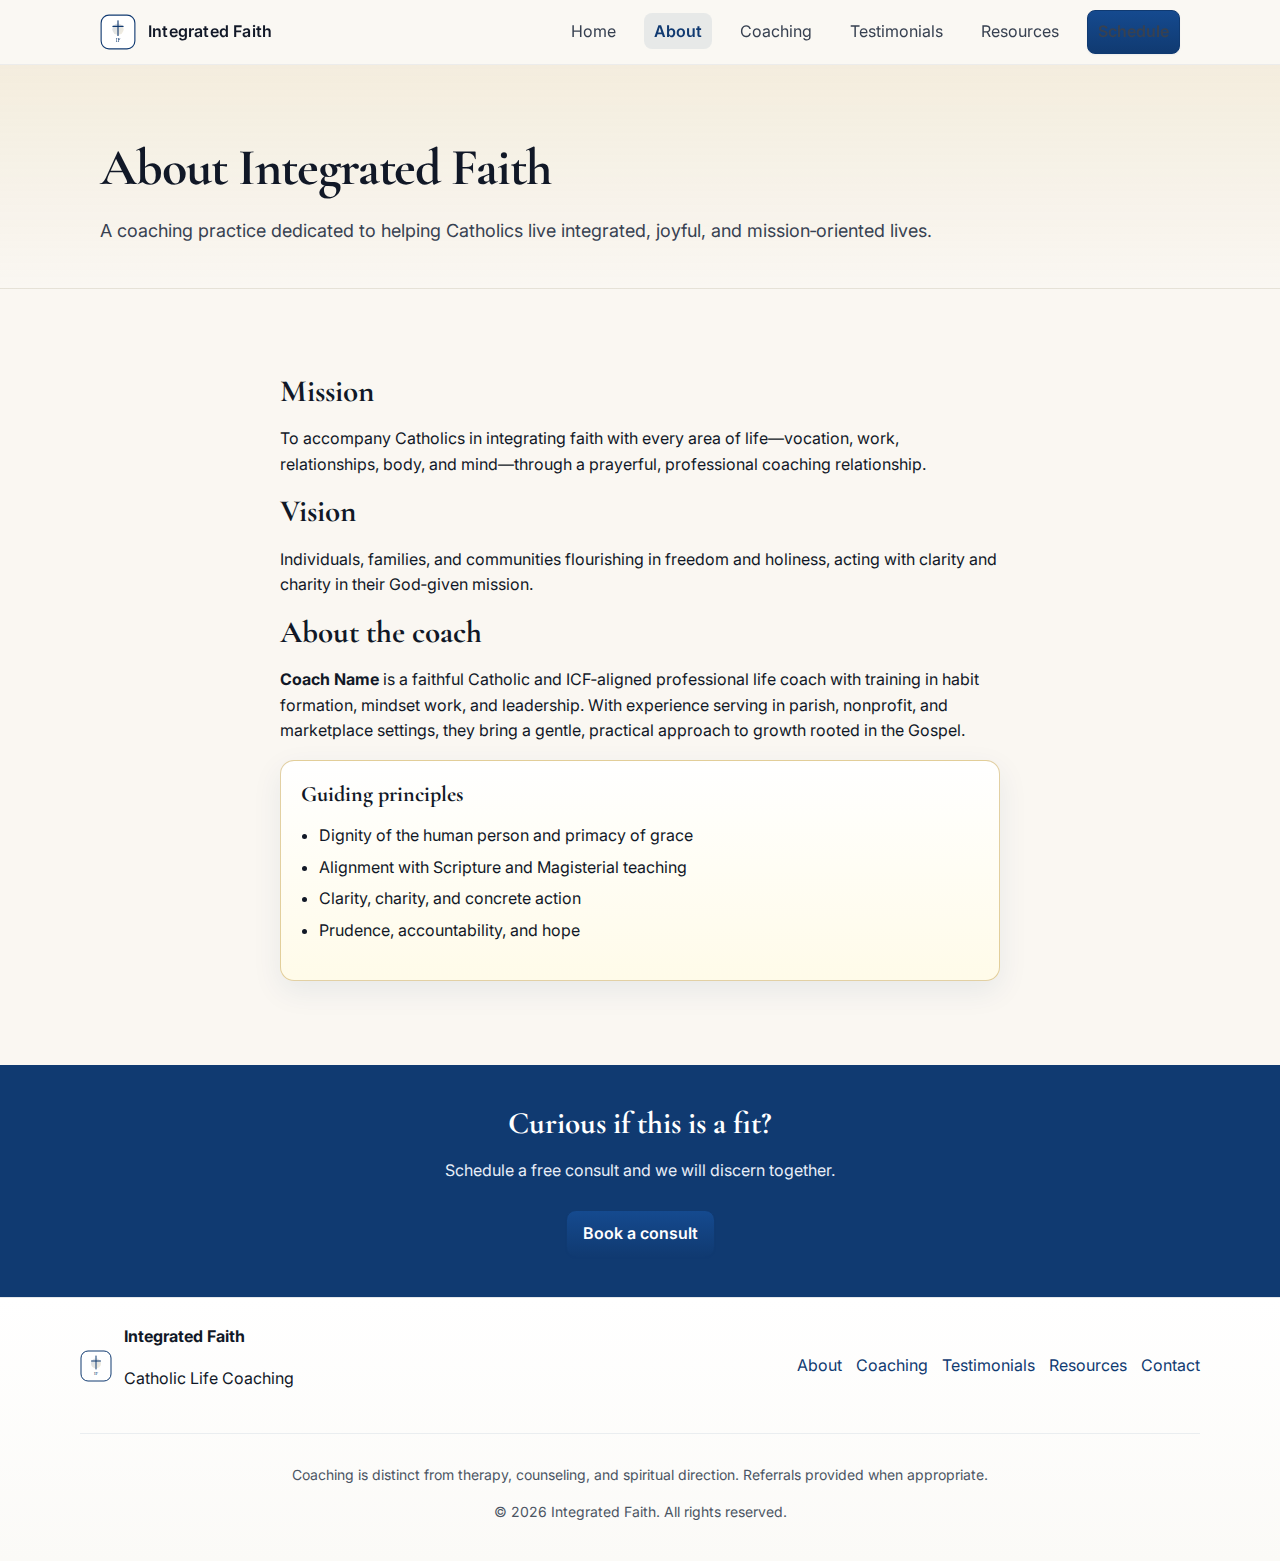
<file: integrated-faith/about.html>
<!DOCTYPE html>
<html lang="en">
  <head>
    <meta charset="utf-8" />
    <meta name="viewport" content="width=device-width, initial-scale=1" />
    <title>About — Integrated Faith</title>
    <meta name="description" content="Learn about the mission and story behind Integrated Faith Catholic Life Coaching." />
    <link href="https://fonts.googleapis.com/css2?family=Cormorant+Garamond:wght@400;500;600;700&family=Inter:wght@300;400;500;600;700&display=swap" rel="stylesheet" />
    <link rel="stylesheet" href="assets/css/styles.css" />
    <link rel="icon" href="assets/img/logo.svg" type="image/svg+xml" />
  </head>
  <body>
    <header class="site-header">
      <div class="container header-inner">
        <a href="index.html" class="brand">
          <img src="assets/img/logo.svg" alt="Integrated Faith logo" class="brand-logo" />
          <span class="brand-name">Integrated Faith</span>
        </a>
        <button class="nav-toggle" aria-label="Toggle navigation" aria-expanded="false">☰</button>
        <nav class="site-nav" aria-label="Primary">
          <ul>
            <li><a href="index.html">Home</a></li>
            <li><a href="about.html" class="active">About</a></li>
            <li><a href="coaching.html">Coaching</a></li>
            <li><a href="testimonials.html">Testimonials</a></li>
            <li><a href="blog.html">Resources</a></li>
            <li><a href="contact.html" class="btn btn--primary">Schedule</a></li>
          </ul>
        </nav>
      </div>
    </header>

    <main>
      <section class="page-hero">
        <div class="container">
          <h1>About Integrated Faith</h1>
          <p class="lead">A coaching practice dedicated to helping Catholics live integrated, joyful, and mission‑oriented lives.</p>
        </div>
      </section>

      <section class="section">
        <div class="container narrow">
          <h2>Mission</h2>
          <p>To accompany Catholics in integrating faith with every area of life—vocation, work, relationships, body, and mind—through a prayerful, professional coaching relationship.</p>

          <h2>Vision</h2>
          <p>Individuals, families, and communities flourishing in freedom and holiness, acting with clarity and charity in their God‑given mission.</p>

          <h2>About the coach</h2>
          <p><strong>Coach Name</strong> is a faithful Catholic and ICF‑aligned professional life coach with training in habit formation, mindset work, and leadership. With experience serving in parish, nonprofit, and marketplace settings, they bring a gentle, practical approach to growth rooted in the Gospel.</p>

          <div class="card highlight">
            <h3>Guiding principles</h3>
            <ul class="check-list">
              <li>Dignity of the human person and primacy of grace</li>
              <li>Alignment with Scripture and Magisterial teaching</li>
              <li>Clarity, charity, and concrete action</li>
              <li>Prudence, accountability, and hope</li>
            </ul>
          </div>
        </div>
      </section>

      <section class="cta-band">
        <div class="container cta-inner">
          <h2>Curious if this is a fit?</h2>
          <p>Schedule a free consult and we will discern together.</p>
          <a class="btn btn--primary" href="https://calendly.com/your-calendly/integrated-faith-intro" target="_blank" rel="noopener">Book a consult</a>
        </div>
      </section>
    </main>

    <footer class="site-footer">
      <div class="container footer-inner">
        <div class="footer-brand">
          <img src="assets/img/logo.svg" alt="Integrated Faith" />
          <div>
            <strong>Integrated Faith</strong>
            <p>Catholic Life Coaching</p>
          </div>
        </div>
        <nav aria-label="Footer">
          <ul class="footer-nav">
            <li><a href="about.html">About</a></li>
            <li><a href="coaching.html">Coaching</a></li>
            <li><a href="testimonials.html">Testimonials</a></li>
            <li><a href="blog.html">Resources</a></li>
            <li><a href="contact.html">Contact</a></li>
          </ul>
        </nav>
      </div>
      <div class="container footer-meta">
        <p class="disclaimer">Coaching is distinct from therapy, counseling, and spiritual direction. Referrals provided when appropriate.</p>
        <p>© <span id="year"></span> Integrated Faith. All rights reserved.</p>
      </div>
    </footer>

    <script src="assets/js/main.js" defer></script>
  </body>
</html>
</file>
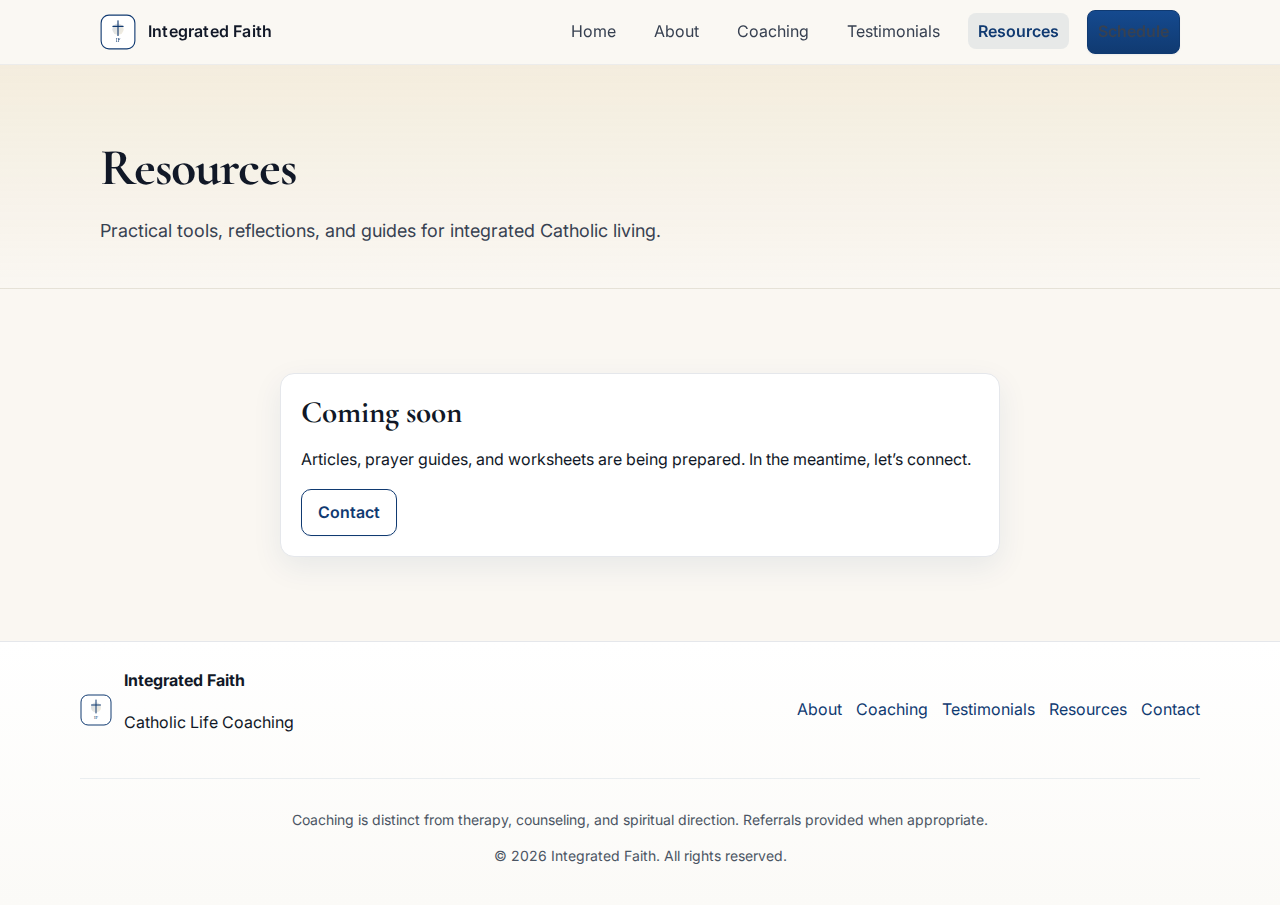
<file: integrated-faith/blog.html>
<!DOCTYPE html>
<html lang="en">
  <head>
    <meta charset="utf-8" />
    <meta name="viewport" content="width=device-width, initial-scale=1" />
    <title>Resources — Integrated Faith</title>
    <meta name="description" content="Articles, guides, and prayers to support integrated Catholic living." />
    <link href="https://fonts.googleapis.com/css2?family=Cormorant+Garamond:wght@400;500;600;700&family=Inter:wght@300;400;500;600;700&display=swap" rel="stylesheet" />
    <link rel="stylesheet" href="assets/css/styles.css" />
    <link rel="icon" href="assets/img/logo.svg" type="image/svg+xml" />
  </head>
  <body>
    <header class="site-header">
      <div class="container header-inner">
        <a href="index.html" class="brand">
          <img src="assets/img/logo.svg" alt="Integrated Faith logo" class="brand-logo" />
          <span class="brand-name">Integrated Faith</span>
        </a>
        <button class="nav-toggle" aria-label="Toggle navigation" aria-expanded="false">☰</button>
        <nav class="site-nav" aria-label="Primary">
          <ul>
            <li><a href="index.html">Home</a></li>
            <li><a href="about.html">About</a></li>
            <li><a href="coaching.html">Coaching</a></li>
            <li><a href="testimonials.html">Testimonials</a></li>
            <li><a href="blog.html" class="active">Resources</a></li>
            <li><a href="contact.html" class="btn btn--primary">Schedule</a></li>
          </ul>
        </nav>
      </div>
    </header>

    <main>
      <section class="page-hero">
        <div class="container">
          <h1>Resources</h1>
          <p class="lead">Practical tools, reflections, and guides for integrated Catholic living.</p>
        </div>
      </section>

      <section class="section">
        <div class="container narrow">
          <div class="card">
            <h2>Coming soon</h2>
            <p>Articles, prayer guides, and worksheets are being prepared. In the meantime, let’s connect.</p>
            <a class="btn btn--ghost" href="contact.html">Contact</a>
          </div>
        </div>
      </section>
    </main>

    <footer class="site-footer">
      <div class="container footer-inner">
        <div class="footer-brand">
          <img src="assets/img/logo.svg" alt="Integrated Faith" />
          <div>
            <strong>Integrated Faith</strong>
            <p>Catholic Life Coaching</p>
          </div>
        </div>
        <nav aria-label="Footer">
          <ul class="footer-nav">
            <li><a href="about.html">About</a></li>
            <li><a href="coaching.html">Coaching</a></li>
            <li><a href="testimonials.html">Testimonials</a></li>
            <li><a href="blog.html">Resources</a></li>
            <li><a href="contact.html">Contact</a></li>
          </ul>
        </nav>
      </div>
      <div class="container footer-meta">
        <p class="disclaimer">Coaching is distinct from therapy, counseling, and spiritual direction. Referrals provided when appropriate.</p>
        <p>© <span id="year"></span> Integrated Faith. All rights reserved.</p>
      </div>
    </footer>

    <script src="assets/js/main.js" defer></script>
  </body>
</html>
</file>
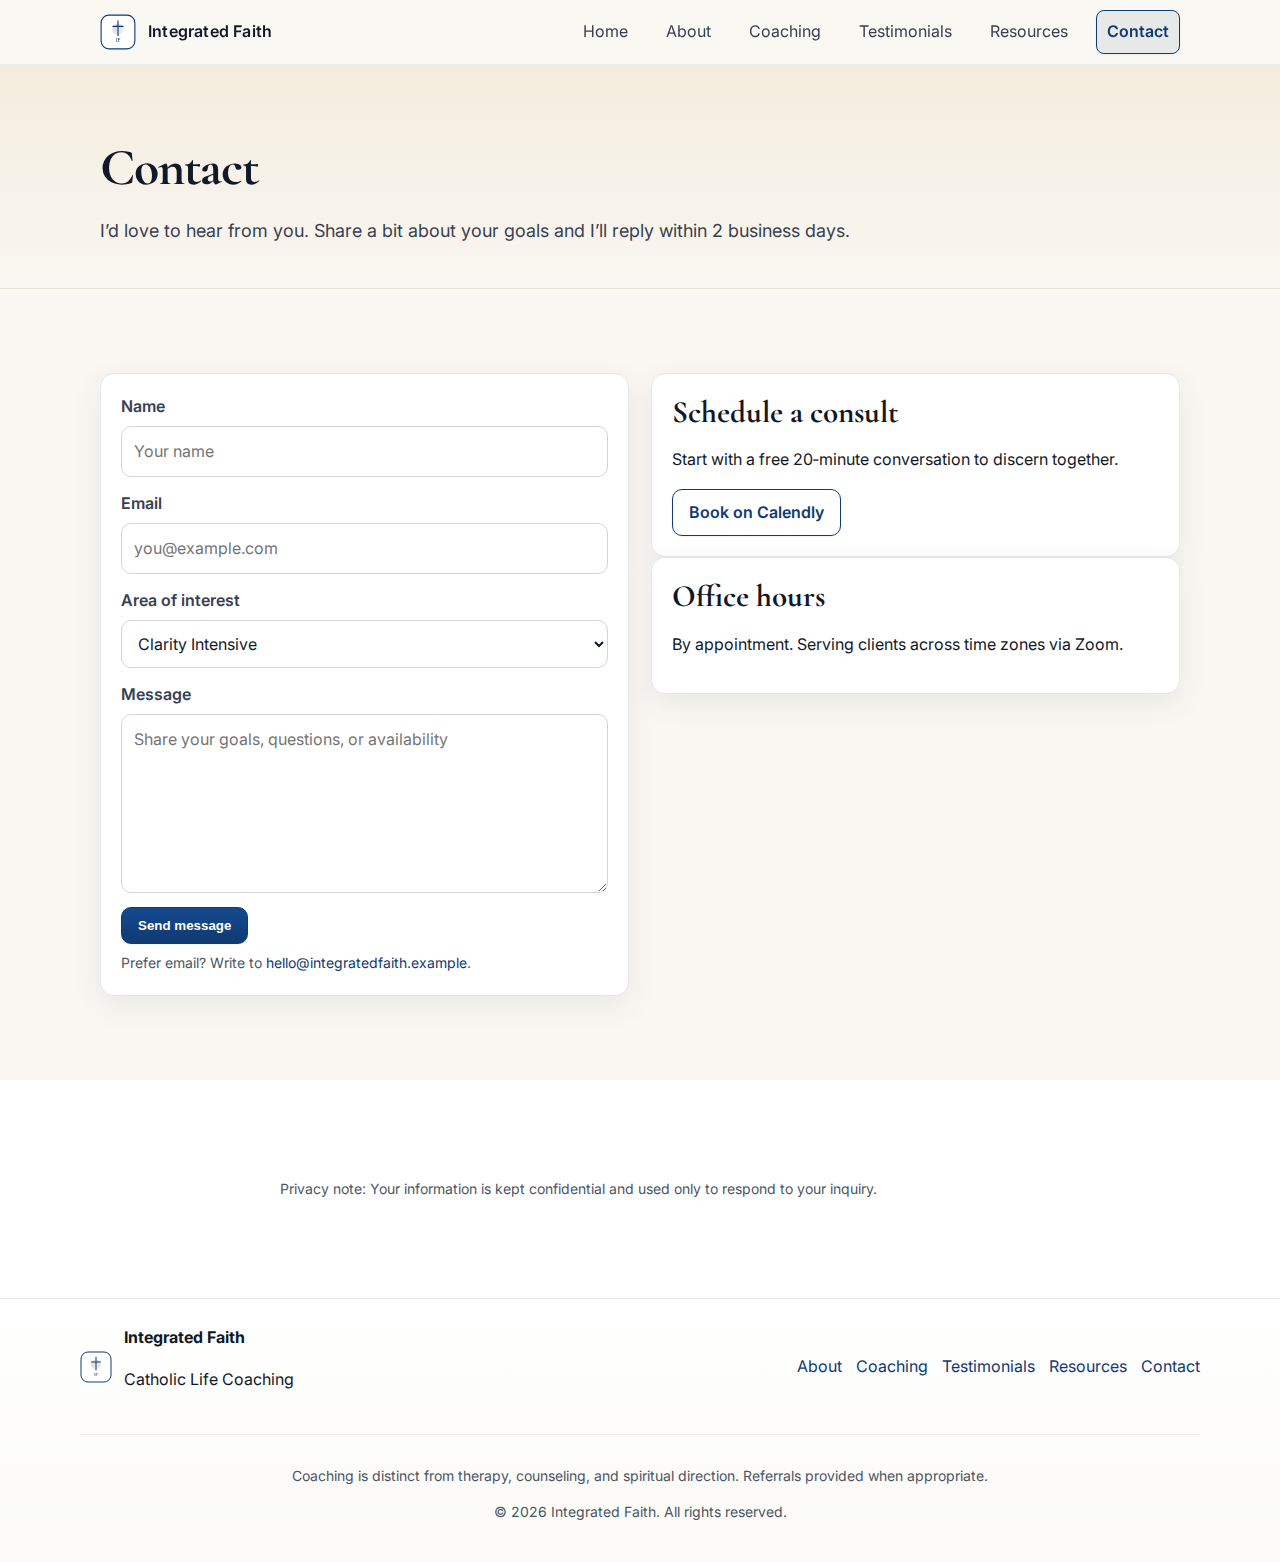
<file: integrated-faith/contact.html>
<!DOCTYPE html>
<html lang="en">
  <head>
    <meta charset="utf-8" />
    <meta name="viewport" content="width=device-width, initial-scale=1" />
    <title>Contact — Integrated Faith</title>
    <meta name="description" content="Contact Integrated Faith to inquire about Catholic life coaching or to schedule a consult." />
    <link href="https://fonts.googleapis.com/css2?family=Cormorant+Garamond:wght@400;500;600;700&family=Inter:wght@300;400;500;600;700&display=swap" rel="stylesheet" />
    <link rel="stylesheet" href="assets/css/styles.css" />
    <link rel="icon" href="assets/img/logo.svg" type="image/svg+xml" />
  </head>
  <body>
    <header class="site-header">
      <div class="container header-inner">
        <a href="index.html" class="brand">
          <img src="assets/img/logo.svg" alt="Integrated Faith logo" class="brand-logo" />
          <span class="brand-name">Integrated Faith</span>
        </a>
        <button class="nav-toggle" aria-label="Toggle navigation" aria-expanded="false">☰</button>
        <nav class="site-nav" aria-label="Primary">
          <ul>
            <li><a href="index.html">Home</a></li>
            <li><a href="about.html">About</a></li>
            <li><a href="coaching.html">Coaching</a></li>
            <li><a href="testimonials.html">Testimonials</a></li>
            <li><a href="blog.html">Resources</a></li>
            <li><a href="contact.html" class="active btn btn--primary">Contact</a></li>
          </ul>
        </nav>
      </div>
    </header>

    <main>
      <section class="page-hero">
        <div class="container">
          <h1>Contact</h1>
          <p class="lead">I’d love to hear from you. Share a bit about your goals and I’ll reply within 2 business days.</p>
        </div>
      </section>

      <section class="section">
        <div class="container grid grid-2">
          <div>
            <form class="form card" id="contact-form" action="https://formspree.io/f/your-form-id" method="POST">
              <div class="form-row">
                <label for="name">Name</label>
                <input id="name" name="name" type="text" placeholder="Your name" required />
              </div>
              <div class="form-row">
                <label for="email">Email</label>
                <input id="email" name="email" type="email" placeholder="you@example.com" required />
              </div>
              <div class="form-row">
                <label for="interest">Area of interest</label>
                <select id="interest" name="interest">
                  <option value="Clarity Intensive">Clarity Intensive</option>
                  <option value="Ongoing Formation">Ongoing Formation</option>
                  <option value="Vocation / Leadership">Vocation / Leadership</option>
                  <option value="Other">Other</option>
                </select>
              </div>
              <div class="form-row">
                <label for="message">Message</label>
                <textarea id="message" name="message" rows="6" placeholder="Share your goals, questions, or availability" required></textarea>
              </div>
              <input type="hidden" name="_subject" value="New inquiry — Integrated Faith" />
              <button class="btn btn--primary" type="submit">Send message</button>
              <p class="form-footnote">Prefer email? Write to <a href="mailto:hello@integratedfaith.example">hello@integratedfaith.example</a>.</p>
            </form>
          </div>
          <div>
            <div class="card">
              <h2>Schedule a consult</h2>
              <p>Start with a free 20‑minute conversation to discern together.</p>
              <a class="btn btn--ghost" href="https://calendly.com/your-calendly/integrated-faith-intro" target="_blank" rel="noopener">Book on Calendly</a>
            </div>

            <div class="card">
              <h2>Office hours</h2>
              <p>By appointment. Serving clients across time zones via Zoom.</p>
            </div>
          </div>
        </div>
      </section>

      <section class="section section--alt">
        <div class="container narrow">
          <p class="disclaimer">Privacy note: Your information is kept confidential and used only to respond to your inquiry.</p>
        </div>
      </section>
    </main>

    <footer class="site-footer">
      <div class="container footer-inner">
        <div class="footer-brand">
          <img src="assets/img/logo.svg" alt="Integrated Faith" />
          <div>
            <strong>Integrated Faith</strong>
            <p>Catholic Life Coaching</p>
          </div>
        </div>
        <nav aria-label="Footer">
          <ul class="footer-nav">
            <li><a href="about.html">About</a></li>
            <li><a href="coaching.html">Coaching</a></li>
            <li><a href="testimonials.html">Testimonials</a></li>
            <li><a href="blog.html">Resources</a></li>
            <li><a href="contact.html">Contact</a></li>
          </ul>
        </nav>
      </div>
      <div class="container footer-meta">
        <p class="disclaimer">Coaching is distinct from therapy, counseling, and spiritual direction. Referrals provided when appropriate.</p>
        <p>© <span id="year"></span> Integrated Faith. All rights reserved.</p>
      </div>
    </footer>

    <script src="assets/js/main.js" defer></script>
  </body>
</html>
</file>
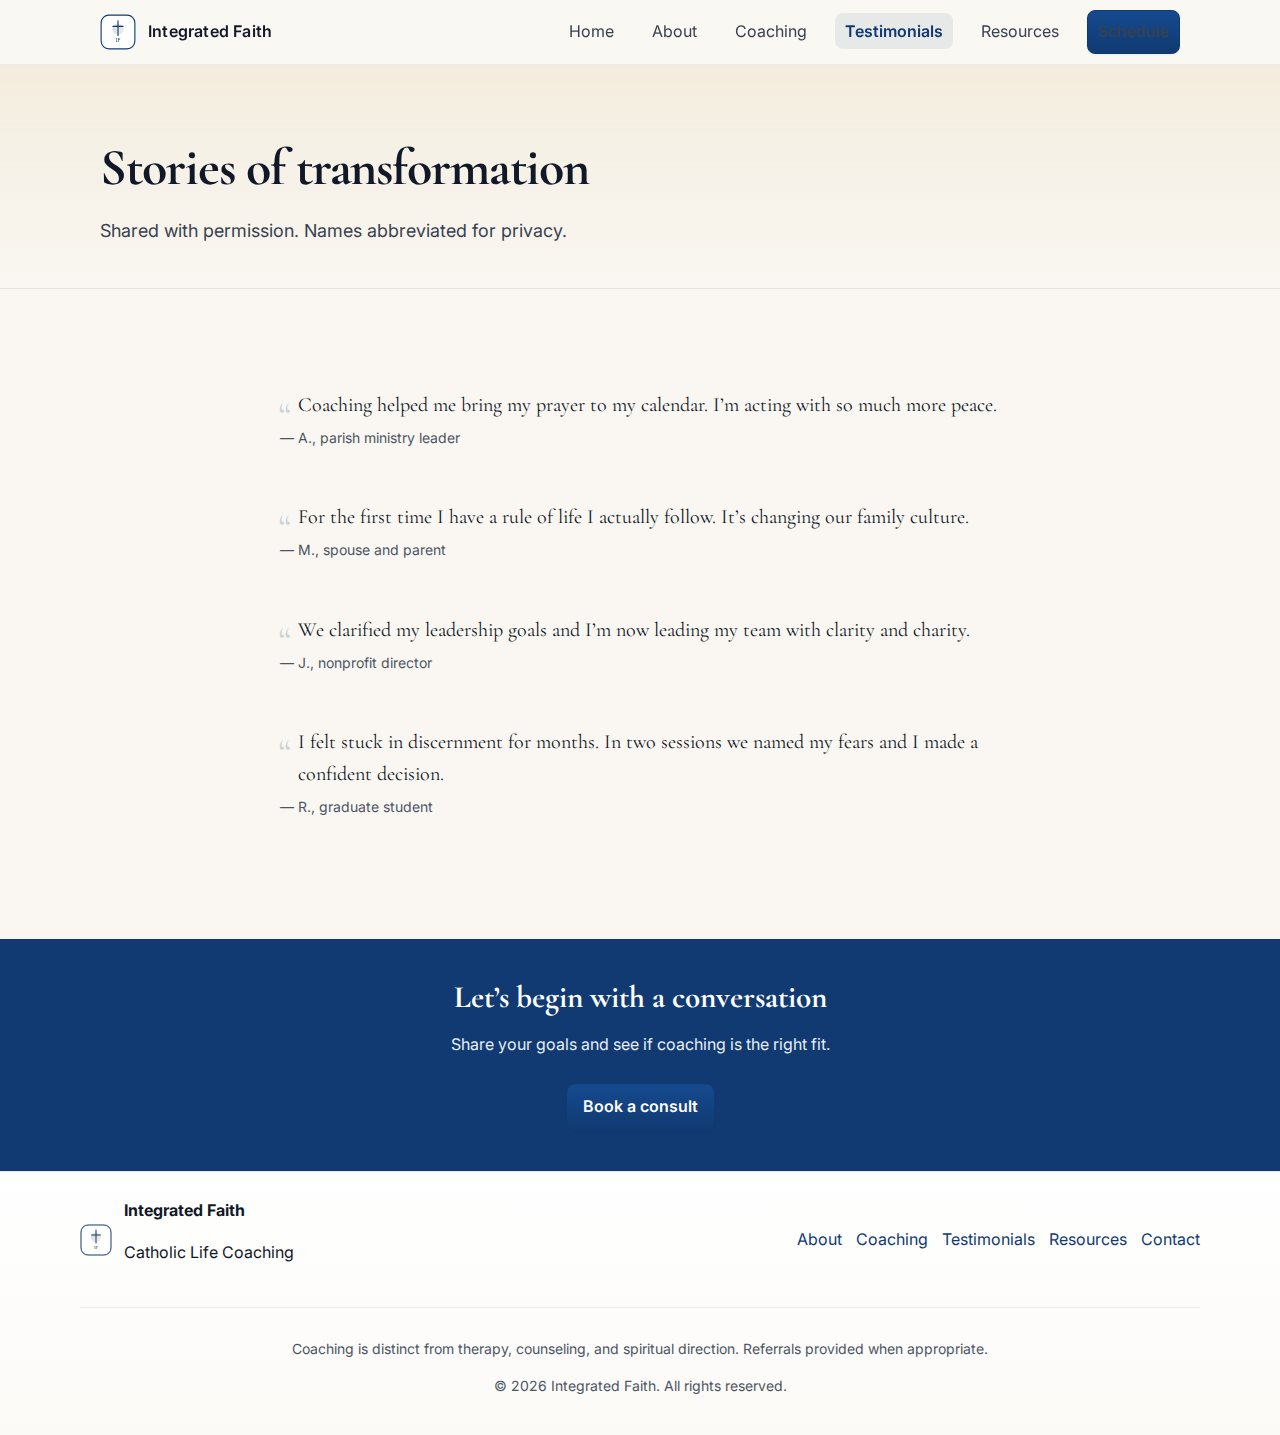
<file: integrated-faith/testimonials.html>
<!DOCTYPE html>
<html lang="en">
  <head>
    <meta charset="utf-8" />
    <meta name="viewport" content="width=device-width, initial-scale=1" />
    <title>Testimonials — Integrated Faith</title>
    <meta name="description" content="Read stories of transformation from Integrated Faith Catholic Life Coaching clients." />
    <link href="https://fonts.googleapis.com/css2?family=Cormorant+Garamond:wght@400;500;600;700&family=Inter:wght@300;400;500;600;700&display=swap" rel="stylesheet" />
    <link rel="stylesheet" href="assets/css/styles.css" />
    <link rel="icon" href="assets/img/logo.svg" type="image/svg+xml" />
  </head>
  <body>
    <header class="site-header">
      <div class="container header-inner">
        <a href="index.html" class="brand">
          <img src="assets/img/logo.svg" alt="Integrated Faith logo" class="brand-logo" />
          <span class="brand-name">Integrated Faith</span>
        </a>
        <button class="nav-toggle" aria-label="Toggle navigation" aria-expanded="false">☰</button>
        <nav class="site-nav" aria-label="Primary">
          <ul>
            <li><a href="index.html">Home</a></li>
            <li><a href="about.html">About</a></li>
            <li><a href="coaching.html">Coaching</a></li>
            <li><a href="testimonials.html" class="active">Testimonials</a></li>
            <li><a href="blog.html">Resources</a></li>
            <li><a href="contact.html" class="btn btn--primary">Schedule</a></li>
          </ul>
        </nav>
      </div>
    </header>

    <main>
      <section class="page-hero">
        <div class="container">
          <h1>Stories of transformation</h1>
          <p class="lead">Shared with permission. Names abbreviated for privacy.</p>
        </div>
      </section>

      <section class="section">
        <div class="container narrow">
          <figure class="quote">
            <blockquote>Coaching helped me bring my prayer to my calendar. I’m acting with so much more peace.</blockquote>
            <figcaption>— A., parish ministry leader</figcaption>
          </figure>
          <figure class="quote">
            <blockquote>For the first time I have a rule of life I actually follow. It’s changing our family culture.</blockquote>
            <figcaption>— M., spouse and parent</figcaption>
          </figure>
          <figure class="quote">
            <blockquote>We clarified my leadership goals and I’m now leading my team with clarity and charity.</blockquote>
            <figcaption>— J., nonprofit director</figcaption>
          </figure>
          <figure class="quote">
            <blockquote>I felt stuck in discernment for months. In two sessions we named my fears and I made a confident decision.</blockquote>
            <figcaption>— R., graduate student</figcaption>
          </figure>
        </div>
      </section>

      <section class="cta-band">
        <div class="container cta-inner">
          <h2>Let’s begin with a conversation</h2>
          <p>Share your goals and see if coaching is the right fit.</p>
          <a class="btn btn--primary" href="https://calendly.com/your-calendly/integrated-faith-intro" target="_blank" rel="noopener">Book a consult</a>
        </div>
      </section>
    </main>

    <footer class="site-footer">
      <div class="container footer-inner">
        <div class="footer-brand">
          <img src="assets/img/logo.svg" alt="Integrated Faith" />
          <div>
            <strong>Integrated Faith</strong>
            <p>Catholic Life Coaching</p>
          </div>
        </div>
        <nav aria-label="Footer">
          <ul class="footer-nav">
            <li><a href="about.html">About</a></li>
            <li><a href="coaching.html">Coaching</a></li>
            <li><a href="testimonials.html">Testimonials</a></li>
            <li><a href="blog.html">Resources</a></li>
            <li><a href="contact.html">Contact</a></li>
          </ul>
        </nav>
      </div>
      <div class="container footer-meta">
        <p class="disclaimer">Coaching is distinct from therapy, counseling, and spiritual direction. Referrals provided when appropriate.</p>
        <p>© <span id="year"></span> Integrated Faith. All rights reserved.</p>
      </div>
    </footer>

    <script src="assets/js/main.js" defer></script>
  </body>
</html>
</file>
<file: integrated-faith/assets/css/styles.css>
/* Integrated Faith — Styles */
:root {
  --brand-blue: #103a71;
  --brand-gold: #c5a24a;
  --brand-cream: #faf7f2;
  --ink-900: #111827;
  --ink-700: #374151;
  --ink-600: #4b5563;
  --ink-500: #6b7280;
  --ink-300: #d1d5db;
  --ink-200: #e5e7eb;
  --ink-100: #f3f4f6;
  --white: #ffffff;

  --container: 1120px;
  --radius: 14px;
  --shadow: 0 10px 30px rgba(16, 58, 113, 0.08);

  --font-serif: 'Cormorant Garamond', Georgia, serif;
  --font-sans: 'Inter', system-ui, -apple-system, Segoe UI, Roboto, Ubuntu, Cantarell, 'Helvetica Neue', Arial, 'Noto Sans', 'Apple Color Emoji', 'Segoe UI Emoji', 'Segoe UI Symbol';
}

* { box-sizing: border-box; }
html { scroll-behavior: smooth; }
body {
  margin: 0;
  color: var(--ink-900);
  font-family: var(--font-sans);
  line-height: 1.6;
  background: var(--brand-cream);
}
img { max-width: 100%; height: auto; display: block; }
a { color: var(--brand-blue); text-decoration: none; }
a:hover { text-decoration: underline; }

.container {
  width: 100%;
  max-width: var(--container);
  margin: 0 auto;
  padding: 0 20px;
}
.narrow { max-width: 760px; }
.center { text-align: center; }

h1, h2, h3 {
  font-family: var(--font-serif);
  line-height: 1.2;
  margin: 0 0 12px;
}
h1 { font-size: 42px; letter-spacing: -0.02em; }
h2 { font-size: 30px; }
h3 { font-size: 22px; }
.lead { font-size: 18px; color: var(--ink-700); }

.section { padding: 72px 0; }
.section--alt { background: var(--white); }
.section-title { text-align: center; margin-bottom: 28px; }

/* Header */
.site-header { position: sticky; top: 0; z-index: 50; background: rgba(250,247,242,0.75); backdrop-filter: blur(10px); border-bottom: 1px solid rgba(16,58,113,0.06); }
.header-inner { display: flex; align-items: center; justify-content: space-between; height: 64px; }
.brand { display: inline-flex; align-items: center; gap: 12px; color: var(--ink-900); text-decoration: none; }
.brand-logo { width: 36px; height: 36px; }
.brand-name { font-weight: 600; letter-spacing: 0.2px; }

.site-nav ul { list-style: none; display: flex; gap: 18px; align-items: center; margin: 0; padding: 0; }
.site-nav a { color: var(--ink-700); padding: 8px 10px; border-radius: 8px; }
.site-nav a.active { color: var(--brand-blue); font-weight: 600; }
.nav-toggle { display: none; border: 0; background: transparent; font-size: 24px; padding: 8px; }

/* Hero */
.hero { padding: 96px 0 64px; background: radial-gradient(1200px 400px at 10% 0%, rgba(197,162,74,0.16), transparent 60%), linear-gradient(180deg, rgba(255,255,255,0.5), rgba(255,255,255,0.0)); }
.hero-inner { display: grid; grid-template-columns: 1.2fr 1fr; gap: 36px; align-items: center; }
.hero-content .lead { margin: 8px 0 22px; }
.cta-row { display: flex; gap: 12px; flex-wrap: wrap; margin-bottom: 18px; }
.trust-row { list-style: none; padding: 0; margin: 0; display: flex; flex-wrap: wrap; gap: 14px; color: var(--ink-600); font-size: 14px; }
.hero-art { height: 320px; border-radius: 16px; background: conic-gradient(from 90deg at 60% 20%, rgba(16,58,113,0.12), transparent 30%), linear-gradient(135deg, rgba(16,58,113,0.1), rgba(197,162,74,0.1)); box-shadow: var(--shadow); }

/* Grids & cards */
.grid { display: grid; gap: 18px; }
.grid-2 { grid-template-columns: repeat(2, 1fr); }
.grid-3 { grid-template-columns: repeat(3, 1fr); }
.card { background: var(--white); border: 1px solid var(--ink-200); border-radius: var(--radius); padding: 20px; box-shadow: var(--shadow); }
.card.highlight { border-color: rgba(197,162,74,0.5); background: linear-gradient(180deg, #fff, #fffbe9); }
.quote { margin: 0 0 20px; padding: 16px 0; }
.quote blockquote { font-family: var(--font-serif); font-size: 20px; margin: 0 0 6px; color: var(--ink-900); }
.quote figcaption { color: var(--ink-600); font-size: 14px; }

/* Steps */
.steps { display: grid; grid-template-columns: repeat(3, 1fr); gap: 18px; }
.step { background: var(--white); border: 1px solid var(--ink-200); border-radius: var(--radius); padding: 22px; box-shadow: var(--shadow); }
.step-num { width: 32px; height: 32px; border-radius: 50%; background: var(--brand-blue); color: var(--white); display: grid; place-items: center; font-weight: 600; margin-bottom: 8px; }

/* Lists */
.check-list { padding-left: 18px; }
.check-list li { margin: 6px 0; }
.fine-list { padding-left: 18px; color: var(--ink-700); }

/* Buttons */
.btn { display: inline-flex; align-items: center; justify-content: center; gap: 8px; padding: 10px 16px; border-radius: 10px; border: 1px solid transparent; font-weight: 600; text-decoration: none; cursor: pointer; white-space: nowrap; }
.btn--primary { background: var(--brand-blue); color: var(--white); border-color: var(--brand-blue); }
.btn--primary:hover { filter: brightness(1.05); text-decoration: none; }
.btn--ghost { background: transparent; color: var(--brand-blue); border-color: var(--brand-blue); }
.btn--ghost:hover { background: rgba(16,58,113,0.06); text-decoration: none; }
.link { color: var(--brand-blue); font-weight: 600; }

/* Price */
.price { font-weight: 700; color: var(--ink-700); margin: 12px 0; }

/* Page hero */
.page-hero { padding: 72px 0 24px; background: linear-gradient(180deg, rgba(197,162,74,0.12), rgba(255,255,255,0)); border-bottom: 1px solid rgba(16,58,113,0.06); }

/* CTA band */
.cta-band { background: var(--brand-blue); color: var(--white); }
.cta-inner { padding: 40px 0; text-align: center; }
.cta-inner p { color: #e8eef8; }
.cta-inner .btn { margin-top: 10px; }

/* Forms */
.form .form-row { display: flex; flex-direction: column; gap: 6px; margin-bottom: 14px; }
label { font-weight: 600; color: var(--ink-700); }
input, select, textarea { padding: 12px 12px; border-radius: 10px; border: 1px solid var(--ink-300); background: var(--white); font: inherit; color: var(--ink-900); }
input:focus, select:focus, textarea:focus { outline: 2px solid rgba(16,58,113,0.25); border-color: var(--brand-blue); }
.form-footnote { font-size: 14px; color: var(--ink-600); margin: 8px 0 0; }

/* Footer */
.site-footer { background: var(--white); border-top: 1px solid var(--ink-200); }
.footer-inner { display: flex; align-items: center; justify-content: space-between; gap: 20px; padding: 22px 0; }
.footer-brand { display: flex; align-items: center; gap: 12px; }
.footer-brand img { width: 32px; height: 32px; }
.footer-nav { display: flex; gap: 14px; list-style: none; margin: 0; padding: 0; }
.footer-meta { padding: 0 0 24px; color: var(--ink-600); font-size: 14px; text-align: center; }
.disclaimer { color: var(--ink-600); font-size: 14px; }

/* Utilities */
.section .grid-3 .card h3 { margin-top: 4px; }

/* Responsive */
@media (max-width: 980px) {
  .hero-inner { grid-template-columns: 1fr; }
}
@media (max-width: 820px) {
  .grid-3 { grid-template-columns: 1fr 1fr; }
  .steps { grid-template-columns: 1fr; }
  .grid-2 { grid-template-columns: 1fr; }
}
@media (max-width: 640px) {
  h1 { font-size: 34px; }
  h2 { font-size: 26px; }
  .site-nav { position: absolute; top: 64px; left: 0; right: 0; background: var(--white); border-bottom: 1px solid var(--ink-200); display: none; }
  .site-nav.open { display: block; }
  .site-nav ul { flex-direction: column; align-items: stretch; padding: 12px; }
  .site-nav a { padding: 12px 10px; }
  .nav-toggle { display: inline-block; }
}

/* --- Enhancements appended --- */
:root {
  --shadow-lg: 0 18px 40px rgba(16, 58, 113, 0.12);
  --ring: 0 0 0 3px rgba(16, 58, 113, 0.18);
}

/* Fluid typography */
h1 { font-size: clamp(2.25rem, 1.8rem + 1.8vw, 3.25rem); letter-spacing: -0.02em; }
h2 { font-size: clamp(1.5rem, 1.3rem + 0.8vw, 2rem); }
h3 { font-size: clamp(1.125rem, 1rem + 0.5vw, 1.375rem); }
.section { padding: clamp(56px, 8vw, 84px) 0; }

/* Buttons & links */
a, .btn { transition: all 0.2s ease; }
.btn { box-shadow: 0 1px 2px rgba(16, 58, 113, 0.06); }
.btn--primary { background: linear-gradient(180deg, #154a8f, #103a71); border-color: #103a71; }
.btn--primary:hover { transform: translateY(-1px); box-shadow: var(--shadow); filter: none; }
.btn--ghost:hover { transform: translateY(-1px); }
.btn:focus-visible { outline: none; box-shadow: var(--ring); }

/* Header & nav */
.site-header { background: rgba(250,247,242,0.8); }
.site-nav a:hover { background: rgba(16,58,113,0.06); text-decoration: none; }
.site-nav a.active { background: rgba(16,58,113,0.08); }

/* Hero polish */
.hero { padding: clamp(72px, 10vw, 120px) 0 64px; background: radial-gradient(1000px 360px at 8% -10%, rgba(197,162,74,0.18), transparent 60%), linear-gradient(180deg, rgba(255,255,255,0.6), rgba(255,255,255,0)); }
.hero-art { height: clamp(280px, 34vw, 360px); border-radius: 22px; background: radial-gradient(120% 120% at 70% 20%, rgba(16,58,113,0.18), transparent 40%), conic-gradient(from 120deg at 60% 60%, rgba(197,162,74,0.15), rgba(16,58,113,0.08), transparent 60%); box-shadow: var(--shadow-lg); }

/* Cards & grids */
.grid-3, .grid-2 { gap: 22px; }
.card { transition: transform 0.18s ease, box-shadow 0.18s ease; }
.card:hover { transform: translateY(-4px); box-shadow: var(--shadow-lg); }

/* Section accent */
.section-title { position: relative; padding-bottom: 8px; }
.section-title::after { content: ""; display: block; width: 64px; height: 3px; margin: 10px auto 0; background: linear-gradient(90deg, var(--brand-gold), rgba(197,162,74,0.3)); border-radius: 3px; }

/* Steps connector */
.step { position: relative; }
.step:not(:first-child)::before { content: ""; position: absolute; left: -11px; top: 16px; bottom: 16px; width: 2px; background: rgba(16,58,113,0.08); border-radius: 2px; }
@media (max-width: 820px) { .step:not(:first-child)::before { display: none; } }

/* Quotes */
.quote blockquote { position: relative; padding-left: 18px; }
.quote blockquote::before { content: "\201C"; position: absolute; left: -2px; top: -6px; font-family: var(--font-serif); font-size: 40px; color: rgba(16,58,113,0.2); }

/* Footer polish */
.footer-inner { padding: 26px 0; }
.site-footer { background: linear-gradient(180deg, #ffffff, #fbfaf7); }
.site-footer .footer-meta { border-top: 1px solid rgba(16,58,113,0.08); padding-top: 16px; }

/* Inputs */
input, select, textarea { transition: border-color 0.15s ease, box-shadow 0.15s ease; }
input:focus, select:focus, textarea:focus { box-shadow: var(--ring); }

/* Simple reveal animations */
@keyframes fadeUp { from { opacity: 0; transform: translateY(8px); } to { opacity: 1; transform: translateY(0); } }
.hero .hero-content { animation: fadeUp 0.5s ease both 0.05s; }
.grid-3 > * { animation: fadeUp 0.5s ease both; }
.grid-3 > *:nth-child(1) { animation-delay: 0.05s; }
.grid-3 > *:nth-child(2) { animation-delay: 0.15s; }
.grid-3 > *:nth-child(3) { animation-delay: 0.25s; }
.steps .step { animation: fadeUp 0.5s ease both; }
.steps .step:nth-child(1) { animation-delay: 0.05s; }
.steps .step:nth-child(2) { animation-delay: 0.15s; }
.steps .step:nth-child(3) { animation-delay: 0.25s; }
</file>
